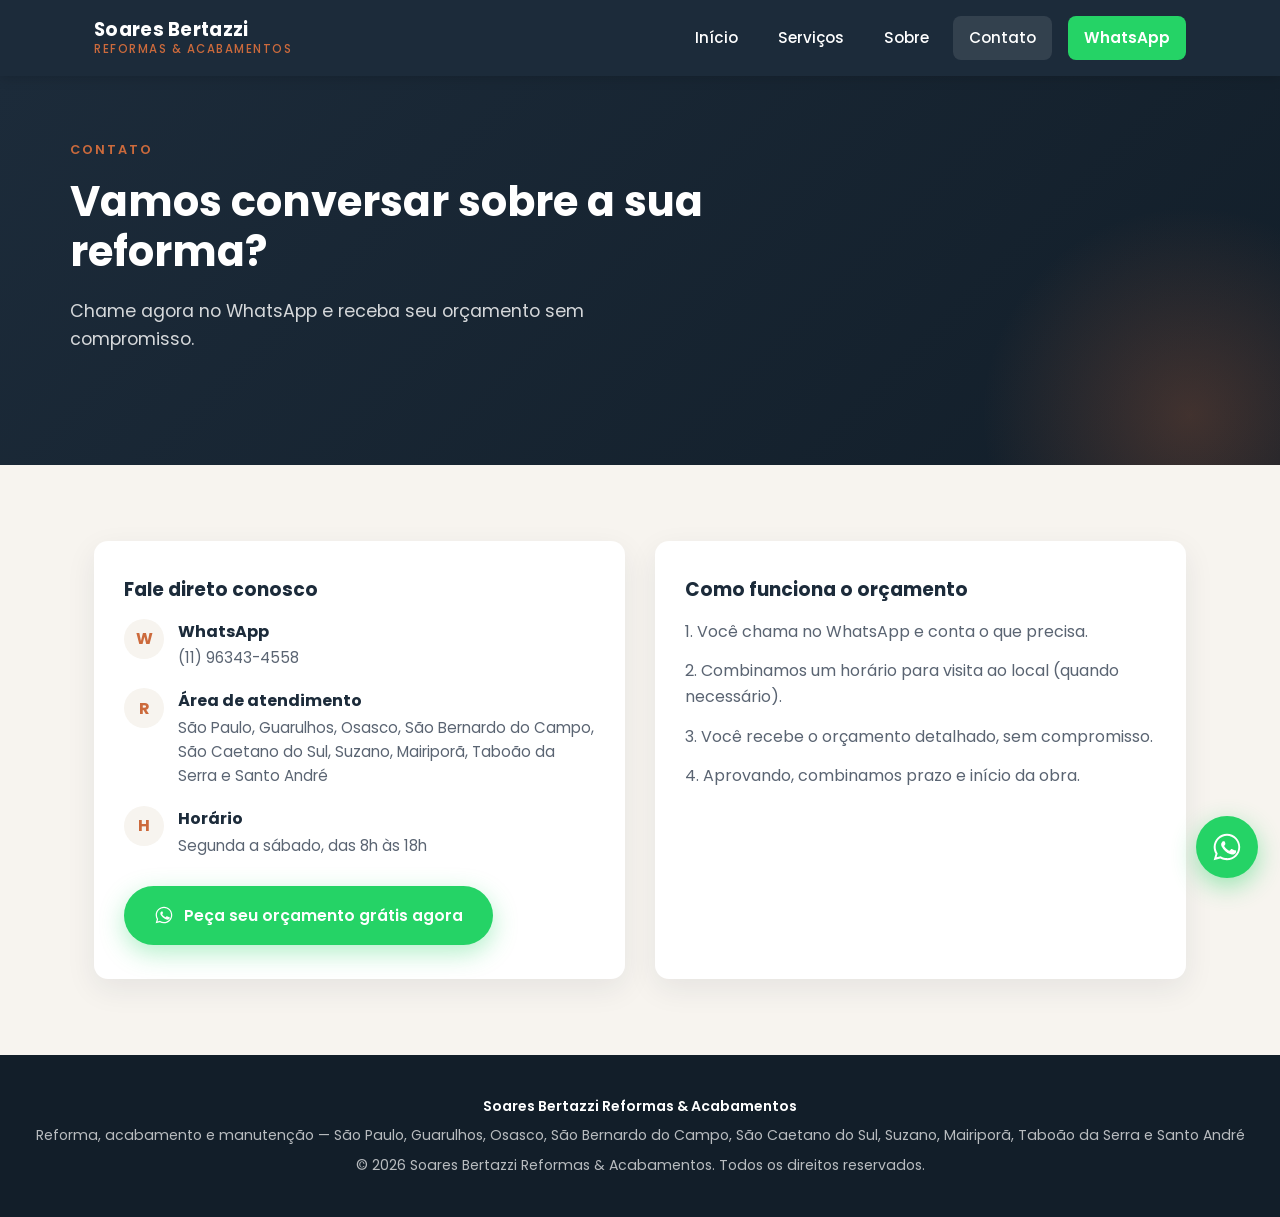
<file: contato.html>
<!DOCTYPE html>
<html lang="pt-BR">
<head>
  <!-- Google tag (gtag.js) -->
<script async src="https://www.googletagmanager.com/gtag/js?id=G-ZNFYB1RLK7"></script>
<script>
  window.dataLayer = window.dataLayer || [];
  function gtag(){dataLayer.push(arguments);}
  gtag('js', new Date());
  gtag('config', 'G-ZNFYB1RLK7');
</script>
<meta charset="UTF-8">
<meta name="viewport" content="width=device-width, initial-scale=1.0">
<title>Contato | Soares Bertazzi Reformas & Acabamentos</title>
<meta name="description" content="Fale com a Soares Bertazzi Reformas & Acabamentos pelo WhatsApp e peça seu orçamento sem compromisso.">
<link rel="preconnect" href="https://fonts.googleapis.com">
<link href="https://fonts.googleapis.com/css2?family=Poppins:wght@400;500;600;700&display=swap" rel="stylesheet">
<link rel="stylesheet" href="styles.css">
</head>
<body>

<header class="site-header">
  <div class="header-inner">
    <a href="index.html" class="logo">Soares Bertazzi<span>Reformas &amp; Acabamentos</span></a>
    <button class="nav-toggle" onclick="document.querySelector('.main-nav').classList.toggle('open')" aria-label="Abrir menu">&#9776;</button>
    <nav class="main-nav">
      <a href="index.html">Início</a>
      <a href="servicos.html">Serviços</a>
      <a href="sobre.html">Sobre</a>
      <a href="contato.html" class="active">Contato</a>
      <a href="https://wa.me/5511963434558?text=Ol%C3%A1%21%20Vim%20pelo%20site%20e%20gostaria%20de%20um%20or%C3%A7amento." class="nav-cta" target="_blank" rel="noopener">WhatsApp</a>
    </nav>
  </div>
</header>

<section class="hero" style="padding:64px 24px 76px;">
  <div class="hero-inner">
    <div class="eyebrow">Contato</div>
    <h1 style="font-size:clamp(1.8rem,4vw,2.6rem);">Vamos conversar sobre a sua reforma?</h1>
    <p class="lead">Chame agora no WhatsApp e receba seu orçamento sem compromisso.</p>
  </div>
</section>

<section>
  <div class="container">
    <div class="contact-grid">

      <div class="contact-card">
        <h3>Fale direto conosco</h3>
        <div class="contact-row">
          <div class="icon">W</div>
          <div>
            <strong>WhatsApp</strong>
            <p>(11) 96343-4558</p>
          </div>
        </div>
        <div class="contact-row">
          <div class="icon">R</div>
          <div>
            <strong>Área de atendimento</strong>
            <p>São Paulo, Guarulhos, Osasco, São Bernardo do Campo, São Caetano do Sul, Suzano, Mairiporã, Taboão da Serra e Santo André</p>
          </div>
        </div>
        <div class="contact-row">
          <div class="icon">H</div>
          <div>
            <strong>Horário</strong>
            <p>Segunda a sábado, das 8h às 18h</p>
          </div>
        </div>
        <a href="https://wa.me/5511963434558?text=Ol%C3%A1%21%20Vim%20pelo%20site%20e%20gostaria%20de%20um%20or%C3%A7amento." class="btn btn-whatsapp" target="_blank" rel="noopener" style="margin-top:10px; color:#fff;">
          <svg viewBox="0 0 24 24" width="20" height="20" fill="#fff"><path d="M17.5 14.4c-.3-.1-1.7-.8-1.9-.9-.3-.1-.4-.1-.6.1-.2.3-.7.9-.8 1-.2.2-.3.2-.5.1-.3-.1-1.2-.4-2.2-1.4-.8-.7-1.4-1.6-1.5-1.9-.2-.3 0-.5.1-.6.1-.1.3-.3.4-.5.1-.1.2-.3.2-.4.1-.2 0-.3 0-.5C11 9.6 10.5 8.3 10.3 8c-.2-.4-.4-.3-.6-.3h-.5c-.2 0-.5.1-.7.3-.2.3-.9.9-.9 2.1s1 2.5 1.1 2.6c.1.2 2 3 4.7 4.2.7.3 1.2.5 1.6.6.7.2 1.3.2 1.8.1.5-.1 1.7-.7 1.9-1.4.2-.7.2-1.2.2-1.3-.1-.2-.3-.2-.6-.4z"/><path d="M12 2C6.5 2 2 6.5 2 12c0 1.9.5 3.6 1.4 5.1L2 22l5-1.3c1.4.8 3.1 1.3 4.9 1.3 5.5 0 10-4.5 10-10S17.5 2 12 2zm0 18.3c-1.6 0-3.1-.4-4.5-1.2l-.3-.2-3 .8.8-2.9-.2-.3C4 15.1 3.5 13.6 3.5 12c0-4.7 3.8-8.5 8.5-8.5s8.5 3.8 8.5 8.5-3.8 8.5-8.5 8.5z"/></svg>
          Peça seu orçamento grátis agora
        </a>
      </div>

      <div class="contact-card">
        <h3>Como funciona o orçamento</h3>
        <p style="color:var(--gray-text); margin-bottom:14px;">1. Você chama no WhatsApp e conta o que precisa.</p>
        <p style="color:var(--gray-text); margin-bottom:14px;">2. Combinamos um horário para visita ao local (quando necessário).</p>
        <p style="color:var(--gray-text); margin-bottom:14px;">3. Você recebe o orçamento detalhado, sem compromisso.</p>
        <p style="color:var(--gray-text);">4. Aprovando, combinamos prazo e início da obra.</p>
      </div>

    </div>
  </div>
</section>

<footer class="site-footer">
  <div class="foot-name">Soares Bertazzi Reformas &amp; Acabamentos</div>
  <div>Reforma, acabamento e manutenção &mdash; São Paulo, Guarulhos, Osasco, São Bernardo do Campo, São Caetano do Sul, Suzano, Mairiporã, Taboão da Serra e Santo André</div>
  <div style="margin-top:8px;">&copy; <span id="year"></span> Soares Bertazzi Reformas &amp; Acabamentos. Todos os direitos reservados.</div>
</footer>

<a href="https://wa.me/5511963434558?text=Ol%C3%A1%21%20Vim%20pelo%20site%20e%20gostaria%20de%20um%20or%C3%A7amento." class="whatsapp-float" target="_blank" rel="noopener" aria-label="Falar no WhatsApp">
  <svg viewBox="0 0 24 24"><path d="M17.5 14.4c-.3-.1-1.7-.8-1.9-.9-.3-.1-.4-.1-.6.1-.2.3-.7.9-.8 1-.2.2-.3.2-.5.1-.3-.1-1.2-.4-2.2-1.4-.8-.7-1.4-1.6-1.5-1.9-.2-.3 0-.5.1-.6.1-.1.3-.3.4-.5.1-.1.2-.3.2-.4.1-.2 0-.3 0-.5C11 9.6 10.5 8.3 10.3 8c-.2-.4-.4-.3-.6-.3h-.5c-.2 0-.5.1-.7.3-.2.3-.9.9-.9 2.1s1 2.5 1.1 2.6c.1.2 2 3 4.7 4.2.7.3 1.2.5 1.6.6.7.2 1.3.2 1.8.1.5-.1 1.7-.7 1.9-1.4.2-.7.2-1.2.2-1.3-.1-.2-.3-.2-.6-.4z"/><path d="M12 2C6.5 2 2 6.5 2 12c0 1.9.5 3.6 1.4 5.1L2 22l5-1.3c1.4.8 3.1 1.3 4.9 1.3 5.5 0 10-4.5 10-10S17.5 2 12 2zm0 18.3c-1.6 0-3.1-.4-4.5-1.2l-.3-.2-3 .8.8-2.9-.2-.3C4 15.1 3.5 13.6 3.5 12c0-4.7 3.8-8.5 8.5-8.5s8.5 3.8 8.5 8.5-3.8 8.5-8.5 8.5z"/></svg>
</a>

<script>document.getElementById('year').textContent = new Date().getFullYear();</script>
</body>
</html>
</file>
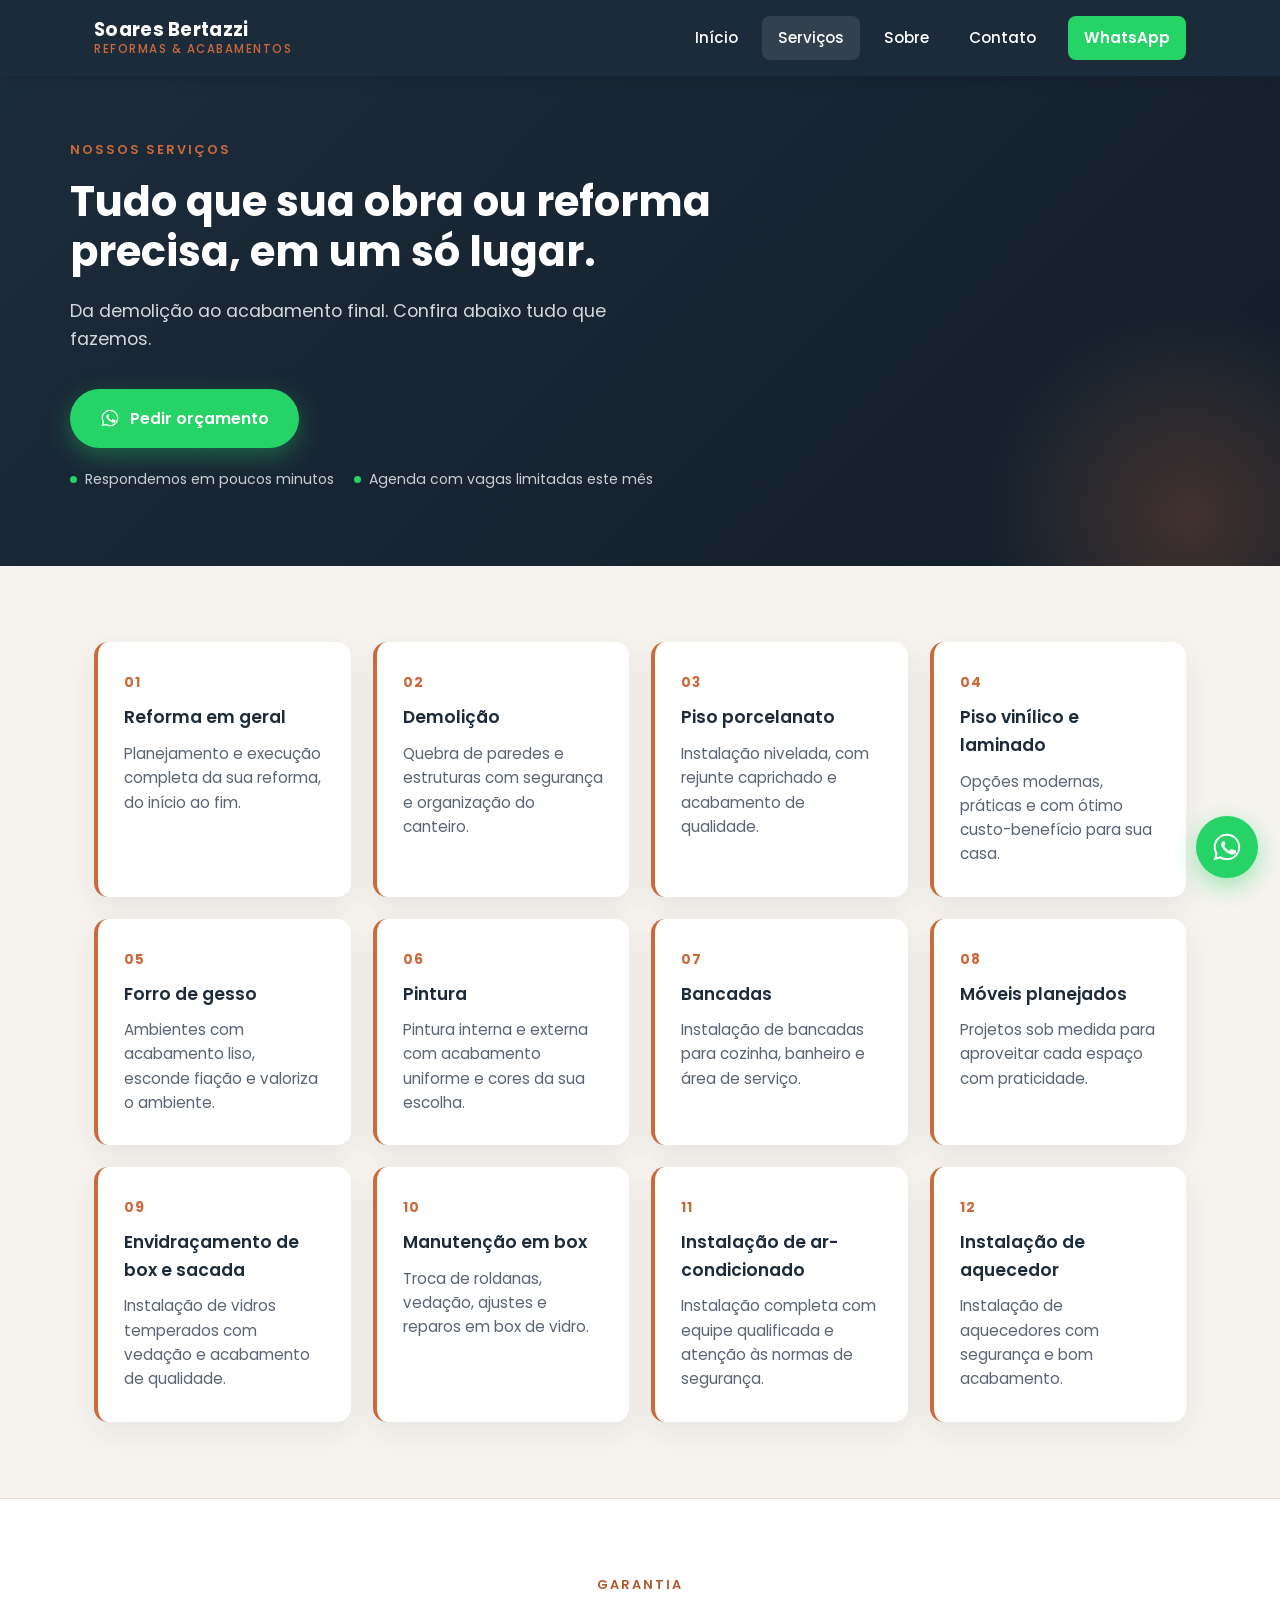
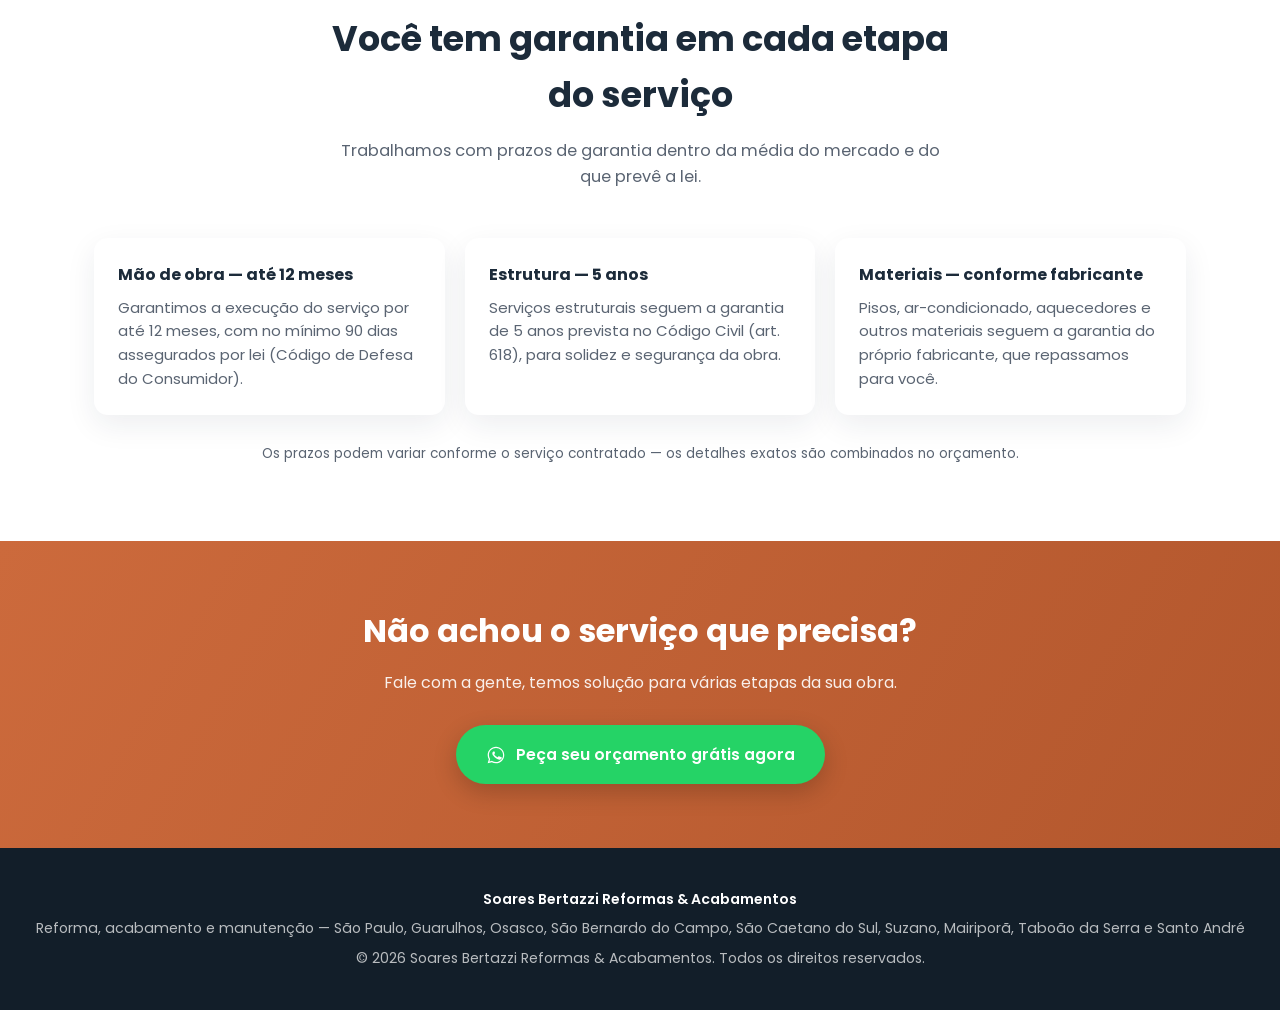
<file: servicos.html>
<!DOCTYPE html>
<html lang="pt-BR">
<head>
  <!-- Google tag (gtag.js) -->
<script async src="https://www.googletagmanager.com/gtag/js?id=G-ZNFYB1RLK7"></script>
<script>
  window.dataLayer = window.dataLayer || [];
  function gtag(){dataLayer.push(arguments);}
  gtag('js', new Date());
  gtag('config', 'G-ZNFYB1RLK7');
</script>
<meta charset="UTF-8">
<meta name="viewport" content="width=device-width, initial-scale=1.0">
<title>Serviços | Soares Bertazzi Reformas & Acabamentos</title>
<meta name="description" content="Reforma em geral, demolição, pisos, forro de gesso, pintura, bancadas, móveis planejados, envidraçamento de box e sacada, ar-condicionado, aquecedor e manutenção de box.">
<link rel="preconnect" href="https://fonts.googleapis.com">
<link href="https://fonts.googleapis.com/css2?family=Poppins:wght@400;500;600;700&display=swap" rel="stylesheet">
<link rel="stylesheet" href="styles.css">
</head>
<body>

<header class="site-header">
  <div class="header-inner">
    <a href="index.html" class="logo">Soares Bertazzi<span>Reformas &amp; Acabamentos</span></a>
    <button class="nav-toggle" onclick="document.querySelector('.main-nav').classList.toggle('open')" aria-label="Abrir menu">&#9776;</button>
    <nav class="main-nav">
      <a href="index.html">Início</a>
      <a href="servicos.html" class="active">Serviços</a>
      <a href="sobre.html">Sobre</a>
      <a href="contato.html">Contato</a>
      <a href="https://wa.me/5511963434558?text=Ol%C3%A1%21%20Vim%20pelo%20site%20e%20gostaria%20de%20um%20or%C3%A7amento." class="nav-cta" target="_blank" rel="noopener">WhatsApp</a>
    </nav>
  </div>
</header>

<section class="hero" style="padding:64px 24px 76px;">
  <div class="hero-inner">
    <div class="eyebrow">Nossos serviços</div>
    <h1 style="font-size:clamp(1.8rem,4vw,2.6rem);">Tudo que sua obra ou reforma precisa, em um só lugar.</h1>
    <p class="lead">Da demolição ao acabamento final. Confira abaixo tudo que fazemos.</p>
    <div class="btn-row">
      <a href="https://wa.me/5511963434558?text=Ol%C3%A1%21%20Vim%20pelo%20site%20e%20gostaria%20de%20um%20or%C3%A7amento." class="btn btn-whatsapp" target="_blank" rel="noopener">
        <svg viewBox="0 0 24 24" width="20" height="20" fill="#fff"><path d="M17.5 14.4c-.3-.1-1.7-.8-1.9-.9-.3-.1-.4-.1-.6.1-.2.3-.7.9-.8 1-.2.2-.3.2-.5.1-.3-.1-1.2-.4-2.2-1.4-.8-.7-1.4-1.6-1.5-1.9-.2-.3 0-.5.1-.6.1-.1.3-.3.4-.5.1-.1.2-.3.2-.4.1-.2 0-.3 0-.5C11 9.6 10.5 8.3 10.3 8c-.2-.4-.4-.3-.6-.3h-.5c-.2 0-.5.1-.7.3-.2.3-.9.9-.9 2.1s1 2.5 1.1 2.6c.1.2 2 3 4.7 4.2.7.3 1.2.5 1.6.6.7.2 1.3.2 1.8.1.5-.1 1.7-.7 1.9-1.4.2-.7.2-1.2.2-1.3-.1-.2-.3-.2-.6-.4z"/><path d="M12 2C6.5 2 2 6.5 2 12c0 1.9.5 3.6 1.4 5.1L2 22l5-1.3c1.4.8 3.1 1.3 4.9 1.3 5.5 0 10-4.5 10-10S17.5 2 12 2zm0 18.3c-1.6 0-3.1-.4-4.5-1.2l-.3-.2-3 .8.8-2.9-.2-.3C4 15.1 3.5 13.6 3.5 12c0-4.7 3.8-8.5 8.5-8.5s8.5 3.8 8.5 8.5-3.8 8.5-8.5 8.5z"/></svg>
        Pedir orçamento
      </a>
    </div>
    <div class="trust-line">
      <span><span class="dot"></span>Respondemos em poucos minutos</span>
      <span><span class="dot"></span>Agenda com vagas limitadas este mês</span>
    </div>
  </div>
</section>

<section>
  <div class="container">
    <div class="services-grid">
      <div class="service-card">
        <span class="num">01</span>
        <h3>Reforma em geral</h3>
        <p>Planejamento e execução completa da sua reforma, do início ao fim.</p>
      </div>
      <div class="service-card">
        <span class="num">02</span>
        <h3>Demolição</h3>
        <p>Quebra de paredes e estruturas com segurança e organização do canteiro.</p>
      </div>
      <div class="service-card">
        <span class="num">03</span>
        <h3>Piso porcelanato</h3>
        <p>Instalação nivelada, com rejunte caprichado e acabamento de qualidade.</p>
      </div>
      <div class="service-card">
        <span class="num">04</span>
        <h3>Piso vinílico e laminado</h3>
        <p>Opções modernas, práticas e com ótimo custo-benefício para sua casa.</p>
      </div>
      <div class="service-card">
        <span class="num">05</span>
        <h3>Forro de gesso</h3>
        <p>Ambientes com acabamento liso, esconde fiação e valoriza o ambiente.</p>
      </div>
      <div class="service-card">
        <span class="num">06</span>
        <h3>Pintura</h3>
        <p>Pintura interna e externa com acabamento uniforme e cores da sua escolha.</p>
      </div>
      <div class="service-card">
        <span class="num">07</span>
        <h3>Bancadas</h3>
        <p>Instalação de bancadas para cozinha, banheiro e área de serviço.</p>
      </div>
      <div class="service-card">
        <span class="num">08</span>
        <h3>Móveis planejados</h3>
        <p>Projetos sob medida para aproveitar cada espaço com praticidade.</p>
      </div>
      <div class="service-card">
        <span class="num">09</span>
        <h3>Envidraçamento de box e sacada</h3>
        <p>Instalação de vidros temperados com vedação e acabamento de qualidade.</p>
      </div>
      <div class="service-card">
        <span class="num">10</span>
        <h3>Manutenção em box</h3>
        <p>Troca de roldanas, vedação, ajustes e reparos em box de vidro.</p>
      </div>
      <div class="service-card">
        <span class="num">11</span>
        <h3>Instalação de ar-condicionado</h3>
        <p>Instalação completa com equipe qualificada e atenção às normas de segurança.</p>
      </div>
      <div class="service-card">
        <span class="num">12</span>
        <h3>Instalação de aquecedor</h3>
        <p>Instalação de aquecedores com segurança e bom acabamento.</p>
      </div>
    </div>
  </div>
</section>

<section style="background:var(--white); border-top:1px solid var(--border-soft);">
  <div class="container">
    <div class="section-head">
      <div class="eyebrow">Garantia</div>
      <h2>Você tem garantia em cada etapa do serviço</h2>
      <p>Trabalhamos com prazos de garantia dentro da média do mercado e do que prevê a lei.</p>
    </div>
    <div class="values-grid">
      <div class="value-item">
        <h4>Mão de obra &mdash; até 12 meses</h4>
        <p>Garantimos a execução do serviço por até 12 meses, com no mínimo 90 dias assegurados por lei (Código de Defesa do Consumidor).</p>
      </div>
      <div class="value-item">
        <h4>Estrutura &mdash; 5 anos</h4>
        <p>Serviços estruturais seguem a garantia de 5 anos prevista no Código Civil (art. 618), para solidez e segurança da obra.</p>
      </div>
      <div class="value-item">
        <h4>Materiais &mdash; conforme fabricante</h4>
        <p>Pisos, ar-condicionado, aquecedores e outros materiais seguem a garantia do próprio fabricante, que repassamos para você.</p>
      </div>
    </div>
    <p style="text-align:center; color:var(--gray-text); font-size:0.85rem; margin-top:28px;">Os prazos podem variar conforme o serviço contratado &mdash; os detalhes exatos são combinados no orçamento.</p>
  </div>
</section>

<section class="cta-band">
  <h2>Não achou o serviço que precisa?</h2>
  <p>Fale com a gente, temos solução para várias etapas da sua obra.</p>
  <a href="https://wa.me/5511963434558?text=Ol%C3%A1%21%20Vim%20pelo%20site%20e%20gostaria%20de%20um%20or%C3%A7amento." class="btn btn-whatsapp" target="_blank" rel="noopener">
    <svg viewBox="0 0 24 24" width="20" height="20" fill="#fff"><path d="M17.5 14.4c-.3-.1-1.7-.8-1.9-.9-.3-.1-.4-.1-.6.1-.2.3-.7.9-.8 1-.2.2-.3.2-.5.1-.3-.1-1.2-.4-2.2-1.4-.8-.7-1.4-1.6-1.5-1.9-.2-.3 0-.5.1-.6.1-.1.3-.3.4-.5.1-.1.2-.3.2-.4.1-.2 0-.3 0-.5C11 9.6 10.5 8.3 10.3 8c-.2-.4-.4-.3-.6-.3h-.5c-.2 0-.5.1-.7.3-.2.3-.9.9-.9 2.1s1 2.5 1.1 2.6c.1.2 2 3 4.7 4.2.7.3 1.2.5 1.6.6.7.2 1.3.2 1.8.1.5-.1 1.7-.7 1.9-1.4.2-.7.2-1.2.2-1.3-.1-.2-.3-.2-.6-.4z"/><path d="M12 2C6.5 2 2 6.5 2 12c0 1.9.5 3.6 1.4 5.1L2 22l5-1.3c1.4.8 3.1 1.3 4.9 1.3 5.5 0 10-4.5 10-10S17.5 2 12 2zm0 18.3c-1.6 0-3.1-.4-4.5-1.2l-.3-.2-3 .8.8-2.9-.2-.3C4 15.1 3.5 13.6 3.5 12c0-4.7 3.8-8.5 8.5-8.5s8.5 3.8 8.5 8.5-3.8 8.5-8.5 8.5z"/></svg>
    Peça seu orçamento grátis agora
  </a>
</section>

<footer class="site-footer">
  <div class="foot-name">Soares Bertazzi Reformas &amp; Acabamentos</div>
  <div>Reforma, acabamento e manutenção &mdash; São Paulo, Guarulhos, Osasco, São Bernardo do Campo, São Caetano do Sul, Suzano, Mairiporã, Taboão da Serra e Santo André</div>
  <div style="margin-top:8px;">&copy; <span id="year"></span> Soares Bertazzi Reformas &amp; Acabamentos. Todos os direitos reservados.</div>
</footer>

<a href="https://wa.me/5511963434558?text=Ol%C3%A1%21%20Vim%20pelo%20site%20e%20gostaria%20de%20um%20or%C3%A7amento." class="whatsapp-float" target="_blank" rel="noopener" aria-label="Falar no WhatsApp">
  <svg viewBox="0 0 24 24"><path d="M17.5 14.4c-.3-.1-1.7-.8-1.9-.9-.3-.1-.4-.1-.6.1-.2.3-.7.9-.8 1-.2.2-.3.2-.5.1-.3-.1-1.2-.4-2.2-1.4-.8-.7-1.4-1.6-1.5-1.9-.2-.3 0-.5.1-.6.1-.1.3-.3.4-.5.1-.1.2-.3.2-.4.1-.2 0-.3 0-.5C11 9.6 10.5 8.3 10.3 8c-.2-.4-.4-.3-.6-.3h-.5c-.2 0-.5.1-.7.3-.2.3-.9.9-.9 2.1s1 2.5 1.1 2.6c.1.2 2 3 4.7 4.2.7.3 1.2.5 1.6.6.7.2 1.3.2 1.8.1.5-.1 1.7-.7 1.9-1.4.2-.7.2-1.2.2-1.3-.1-.2-.3-.2-.6-.4z"/><path d="M12 2C6.5 2 2 6.5 2 12c0 1.9.5 3.6 1.4 5.1L2 22l5-1.3c1.4.8 3.1 1.3 4.9 1.3 5.5 0 10-4.5 10-10S17.5 2 12 2zm0 18.3c-1.6 0-3.1-.4-4.5-1.2l-.3-.2-3 .8.8-2.9-.2-.3C4 15.1 3.5 13.6 3.5 12c0-4.7 3.8-8.5 8.5-8.5s8.5 3.8 8.5 8.5-3.8 8.5-8.5 8.5z"/></svg>
</a>

<script>document.getElementById('year').textContent = new Date().getFullYear();</script>
</body>
</html>
</file>
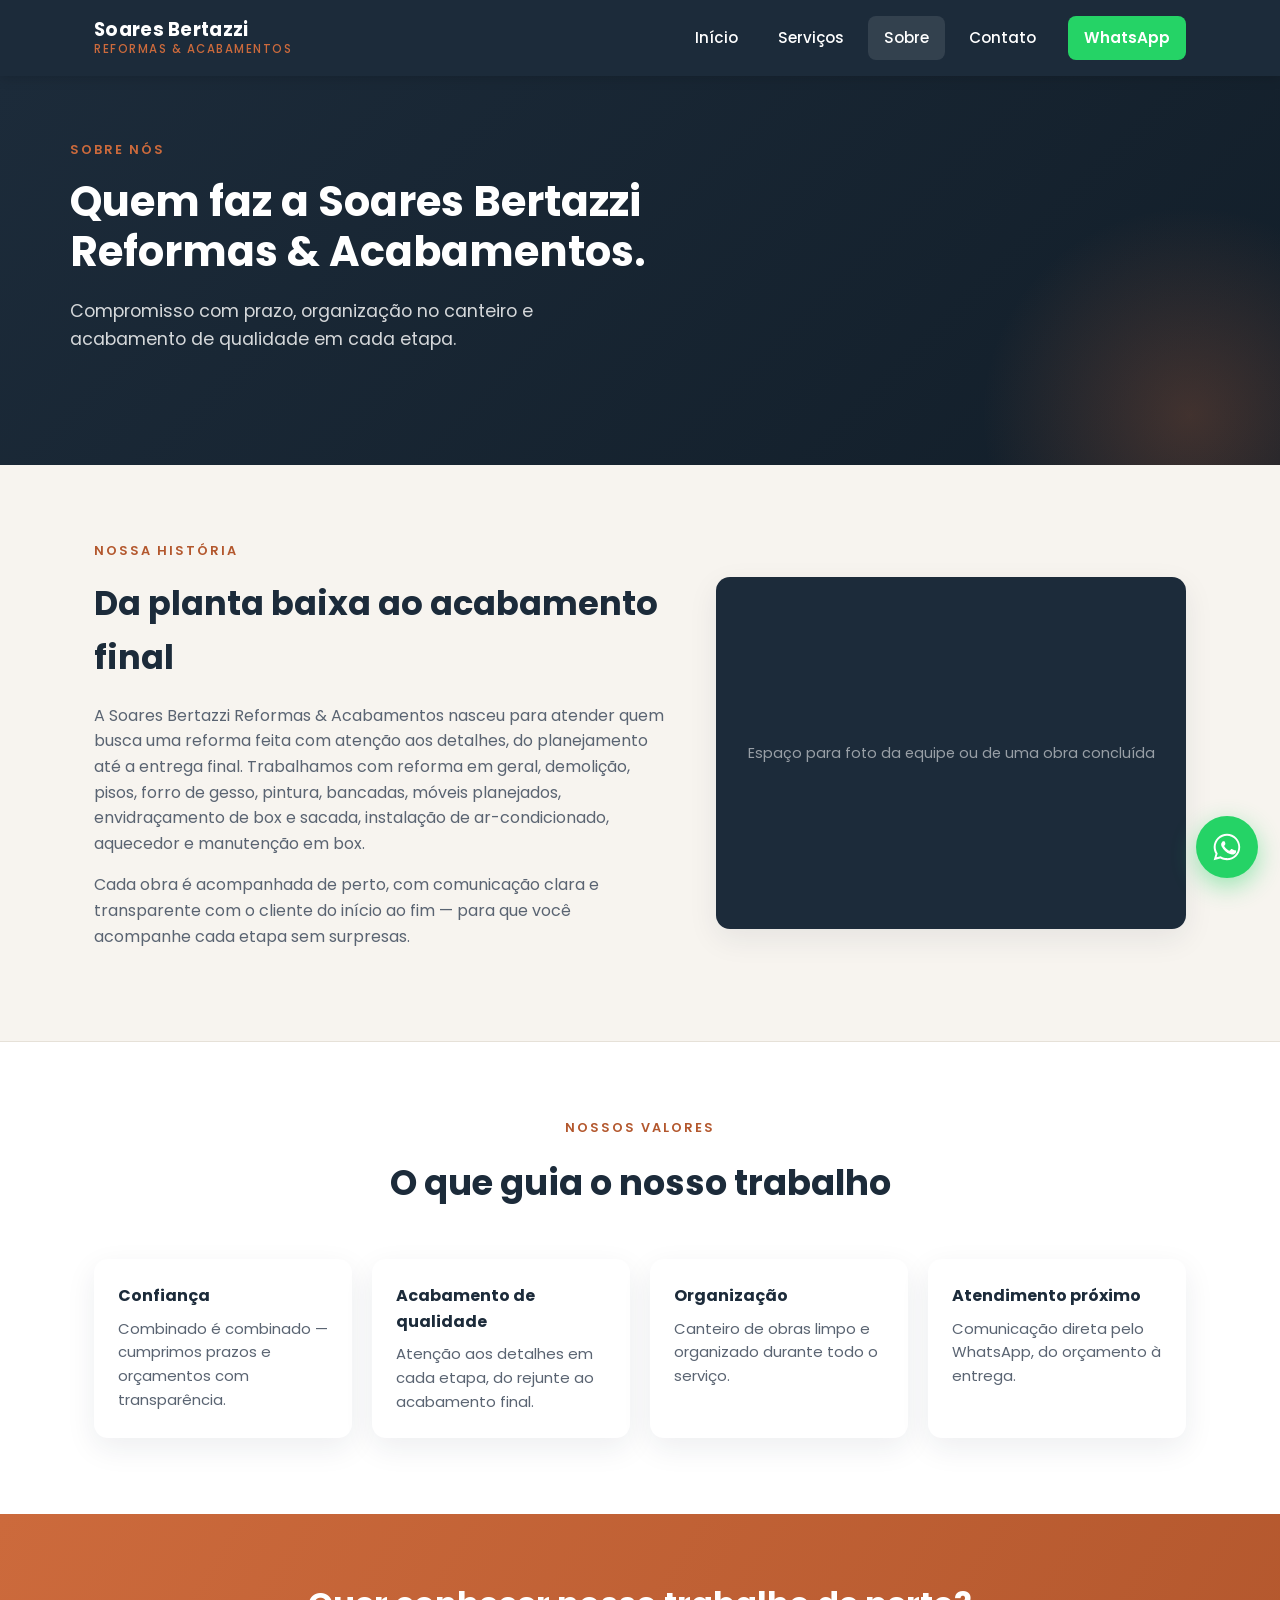
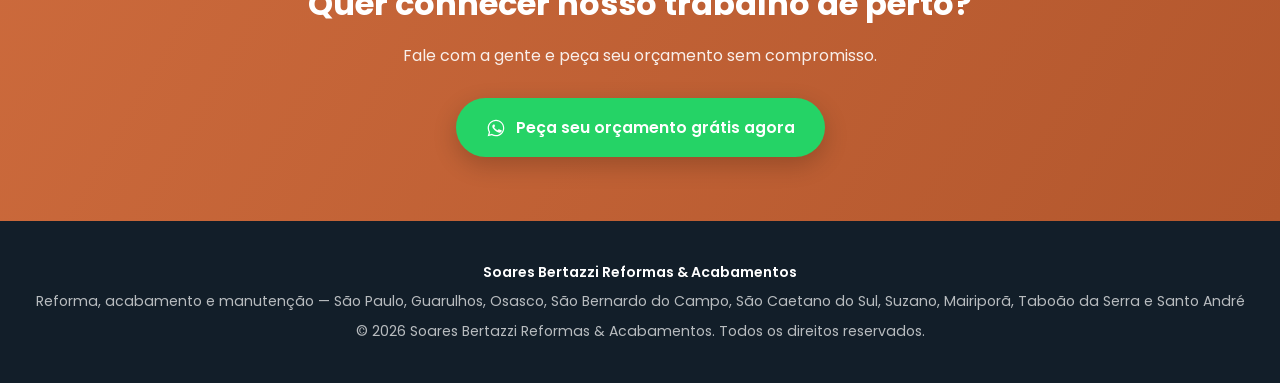
<file: sobre.html>
<!DOCTYPE html>
<html lang="pt-BR">
<head>
  <!-- Google tag (gtag.js) -->
<script async src="https://www.googletagmanager.com/gtag/js?id=G-ZNFYB1RLK7"></script>
<script>
  window.dataLayer = window.dataLayer || [];
  function gtag(){dataLayer.push(arguments);}
  gtag('js', new Date());
  gtag('config', 'G-ZNFYB1RLK7');
</script>
<meta charset="UTF-8">
<meta name="viewport" content="width=device-width, initial-scale=1.0">
<title>Sobre nós | Soares Bertazzi Reformas & Acabamentos</title>
<meta name="description" content="Conheça a Soares Bertazzi Reformas & Acabamentos: compromisso, organização e acabamento de qualidade em cada obra.">
<link rel="preconnect" href="https://fonts.googleapis.com">
<link href="https://fonts.googleapis.com/css2?family=Poppins:wght@400;500;600;700&display=swap" rel="stylesheet">
<link rel="stylesheet" href="styles.css">
</head>
<body>

<header class="site-header">
  <div class="header-inner">
    <a href="index.html" class="logo">Soares Bertazzi<span>Reformas &amp; Acabamentos</span></a>
    <button class="nav-toggle" onclick="document.querySelector('.main-nav').classList.toggle('open')" aria-label="Abrir menu">&#9776;</button>
    <nav class="main-nav">
      <a href="index.html">Início</a>
      <a href="servicos.html">Serviços</a>
      <a href="sobre.html" class="active">Sobre</a>
      <a href="contato.html">Contato</a>
      <a href="https://wa.me/5511963434558?text=Ol%C3%A1%21%20Vim%20pelo%20site%20e%20gostaria%20de%20um%20or%C3%A7amento." class="nav-cta" target="_blank" rel="noopener">WhatsApp</a>
    </nav>
  </div>
</header>

<section class="hero" style="padding:64px 24px 76px;">
  <div class="hero-inner">
    <div class="eyebrow">Sobre nós</div>
    <h1 style="font-size:clamp(1.8rem,4vw,2.6rem);">Quem faz a Soares Bertazzi Reformas &amp; Acabamentos.</h1>
    <p class="lead">Compromisso com prazo, organização no canteiro e acabamento de qualidade em cada etapa.</p>
  </div>
</section>

<section>
  <div class="container">
    <div class="about-block">
      <div>
        <div class="eyebrow" style="color:var(--terracotta-dark);">Nossa história</div>
        <h2>Da planta baixa ao acabamento final</h2>
        <p>A Soares Bertazzi Reformas &amp; Acabamentos nasceu para atender quem busca uma reforma feita com atenção aos detalhes, do planejamento até a entrega final. Trabalhamos com reforma em geral, demolição, pisos, forro de gesso, pintura, bancadas, móveis planejados, envidraçamento de box e sacada, instalação de ar-condicionado, aquecedor e manutenção em box.</p>
        <p>Cada obra é acompanhada de perto, com comunicação clara e transparente com o cliente do início ao fim &mdash; para que você acompanhe cada etapa sem surpresas.</p>
      </div>
      <div class="about-photo">Espaço para foto da equipe ou de uma obra concluída</div>
    </div>
  </div>
</section>

<section style="background:var(--white); border-top:1px solid var(--border-soft);">
  <div class="container">
    <div class="section-head">
      <div class="eyebrow">Nossos valores</div>
      <h2>O que guia o nosso trabalho</h2>
    </div>
    <div class="values-grid">
      <div class="value-item">
        <h4>Confiança</h4>
        <p>Combinado é combinado &mdash; cumprimos prazos e orçamentos com transparência.</p>
      </div>
      <div class="value-item">
        <h4>Acabamento de qualidade</h4>
        <p>Atenção aos detalhes em cada etapa, do rejunte ao acabamento final.</p>
      </div>
      <div class="value-item">
        <h4>Organização</h4>
        <p>Canteiro de obras limpo e organizado durante todo o serviço.</p>
      </div>
      <div class="value-item">
        <h4>Atendimento próximo</h4>
        <p>Comunicação direta pelo WhatsApp, do orçamento à entrega.</p>
      </div>
    </div>
  </div>
</section>

<section class="cta-band">
  <h2>Quer conhecer nosso trabalho de perto?</h2>
  <p>Fale com a gente e peça seu orçamento sem compromisso.</p>
  <a href="https://wa.me/5511963434558?text=Ol%C3%A1%21%20Vim%20pelo%20site%20e%20gostaria%20de%20um%20or%C3%A7amento." class="btn btn-whatsapp" target="_blank" rel="noopener">
    <svg viewBox="0 0 24 24" width="20" height="20" fill="#fff"><path d="M17.5 14.4c-.3-.1-1.7-.8-1.9-.9-.3-.1-.4-.1-.6.1-.2.3-.7.9-.8 1-.2.2-.3.2-.5.1-.3-.1-1.2-.4-2.2-1.4-.8-.7-1.4-1.6-1.5-1.9-.2-.3 0-.5.1-.6.1-.1.3-.3.4-.5.1-.1.2-.3.2-.4.1-.2 0-.3 0-.5C11 9.6 10.5 8.3 10.3 8c-.2-.4-.4-.3-.6-.3h-.5c-.2 0-.5.1-.7.3-.2.3-.9.9-.9 2.1s1 2.5 1.1 2.6c.1.2 2 3 4.7 4.2.7.3 1.2.5 1.6.6.7.2 1.3.2 1.8.1.5-.1 1.7-.7 1.9-1.4.2-.7.2-1.2.2-1.3-.1-.2-.3-.2-.6-.4z"/><path d="M12 2C6.5 2 2 6.5 2 12c0 1.9.5 3.6 1.4 5.1L2 22l5-1.3c1.4.8 3.1 1.3 4.9 1.3 5.5 0 10-4.5 10-10S17.5 2 12 2zm0 18.3c-1.6 0-3.1-.4-4.5-1.2l-.3-.2-3 .8.8-2.9-.2-.3C4 15.1 3.5 13.6 3.5 12c0-4.7 3.8-8.5 8.5-8.5s8.5 3.8 8.5 8.5-3.8 8.5-8.5 8.5z"/></svg>
    Peça seu orçamento grátis agora
  </a>
</section>

<footer class="site-footer">
  <div class="foot-name">Soares Bertazzi Reformas &amp; Acabamentos</div>
  <div>Reforma, acabamento e manutenção &mdash; São Paulo, Guarulhos, Osasco, São Bernardo do Campo, São Caetano do Sul, Suzano, Mairiporã, Taboão da Serra e Santo André</div>
  <div style="margin-top:8px;">&copy; <span id="year"></span> Soares Bertazzi Reformas &amp; Acabamentos. Todos os direitos reservados.</div>
</footer>

<a href="https://wa.me/5511963434558?text=Ol%C3%A1%21%20Vim%20pelo%20site%20e%20gostaria%20de%20um%20or%C3%A7amento." class="whatsapp-float" target="_blank" rel="noopener" aria-label="Falar no WhatsApp">
  <svg viewBox="0 0 24 24"><path d="M17.5 14.4c-.3-.1-1.7-.8-1.9-.9-.3-.1-.4-.1-.6.1-.2.3-.7.9-.8 1-.2.2-.3.2-.5.1-.3-.1-1.2-.4-2.2-1.4-.8-.7-1.4-1.6-1.5-1.9-.2-.3 0-.5.1-.6.1-.1.3-.3.4-.5.1-.1.2-.3.2-.4.1-.2 0-.3 0-.5C11 9.6 10.5 8.3 10.3 8c-.2-.4-.4-.3-.6-.3h-.5c-.2 0-.5.1-.7.3-.2.3-.9.9-.9 2.1s1 2.5 1.1 2.6c.1.2 2 3 4.7 4.2.7.3 1.2.5 1.6.6.7.2 1.3.2 1.8.1.5-.1 1.7-.7 1.9-1.4.2-.7.2-1.2.2-1.3-.1-.2-.3-.2-.6-.4z"/><path d="M12 2C6.5 2 2 6.5 2 12c0 1.9.5 3.6 1.4 5.1L2 22l5-1.3c1.4.8 3.1 1.3 4.9 1.3 5.5 0 10-4.5 10-10S17.5 2 12 2zm0 18.3c-1.6 0-3.1-.4-4.5-1.2l-.3-.2-3 .8.8-2.9-.2-.3C4 15.1 3.5 13.6 3.5 12c0-4.7 3.8-8.5 8.5-8.5s8.5 3.8 8.5 8.5-3.8 8.5-8.5 8.5z"/></svg>
</a>

<script>document.getElementById('year').textContent = new Date().getFullYear();</script>
</body>
</html>
</file>
<file: styles.css>
/* ===========================================
   Soares Bertazzi Reformas & Acabamentos
   =========================================== */

:root {
  --navy: #1c2b3a;
  --navy-dark: #121e29;
  --terracotta: #cc6a3c;
  --terracotta-dark: #b3572d;
  --cream: #f7f4ef;
  --white: #ffffff;
  --gray-text: #5a6472;
  --border-soft: #e6e1d8;
  --whatsapp: #25d366;
  --whatsapp-dark: #1ebe5a;
  --shadow: 0 10px 30px rgba(28, 43, 58, 0.08);
  --radius: 14px;
}

* {
  box-sizing: border-box;
  margin: 0;
  padding: 0;
}

html {
  scroll-behavior: smooth;
}

body {
  font-family: 'Poppins', 'Segoe UI', Arial, sans-serif;
  color: var(--navy);
  background: var(--cream);
  line-height: 1.6;
  -webkit-font-smoothing: antialiased;
}

img {
  max-width: 100%;
  display: block;
}

a {
  text-decoration: none;
  color: inherit;
}

.container {
  width: 100%;
  max-width: 1140px;
  margin: 0 auto;
  padding: 0 24px;
}

/* ---------- Header ---------- */
header.site-header {
  background: var(--navy);
  position: sticky;
  top: 0;
  z-index: 100;
  box-shadow: 0 2px 12px rgba(0,0,0,0.15);
}

.header-inner {
  display: flex;
  align-items: center;
  justify-content: space-between;
  padding: 16px 24px;
  max-width: 1140px;
  margin: 0 auto;
}

.logo {
  color: var(--white);
  font-weight: 700;
  font-size: 1.15rem;
  letter-spacing: 0.3px;
  line-height: 1.2;
}

.logo span {
  display: block;
  color: var(--terracotta);
  font-weight: 500;
  font-size: 0.72rem;
  letter-spacing: 1.5px;
  text-transform: uppercase;
  margin-top: 2px;
}

nav.main-nav {
  display: flex;
  gap: 8px;
  align-items: center;
}

nav.main-nav a {
  color: var(--white);
  font-size: 0.95rem;
  font-weight: 500;
  padding: 10px 16px;
  border-radius: 8px;
  transition: background 0.2s ease;
}

nav.main-nav a:hover,
nav.main-nav a.active {
  background: rgba(255,255,255,0.1);
}

nav.main-nav a.nav-cta {
  background: var(--whatsapp);
  color: var(--white);
  font-weight: 600;
  margin-left: 8px;
}

nav.main-nav a.nav-cta:hover {
  background: var(--whatsapp-dark);
}

.nav-toggle {
  display: none;
  background: none;
  border: none;
  color: var(--white);
  font-size: 1.6rem;
  cursor: pointer;
}

@media (max-width: 780px) {
  nav.main-nav {
    display: none;
    position: absolute;
    top: 100%;
    left: 0;
    right: 0;
    background: var(--navy);
    flex-direction: column;
    align-items: stretch;
    padding: 8px 16px 16px;
    gap: 4px;
  }
  nav.main-nav.open {
    display: flex;
  }
  nav.main-nav a {
    padding: 12px 14px;
  }
  nav.main-nav a.nav-cta {
    margin-left: 0;
    text-align: center;
  }
  .nav-toggle {
    display: block;
  }
}

/* ---------- Hero ---------- */
.hero {
  background: linear-gradient(135deg, var(--navy) 0%, var(--navy-dark) 100%);
  color: var(--white);
  padding: 84px 24px 96px;
  position: relative;
  overflow: hidden;
}

.hero::after {
  content: "";
  position: absolute;
  right: -120px;
  bottom: -160px;
  width: 420px;
  height: 420px;
  border-radius: 50%;
  background: radial-gradient(circle, rgba(204,106,60,0.25) 0%, rgba(204,106,60,0) 70%);
}

.hero-inner {
  max-width: 1140px;
  margin: 0 auto;
  position: relative;
  z-index: 1;
}

.eyebrow {
  color: var(--terracotta);
  font-weight: 600;
  letter-spacing: 2px;
  text-transform: uppercase;
  font-size: 0.8rem;
  margin-bottom: 16px;
}

.google-badge-hero {
  display: flex;
  flex-direction: column;
  align-items: flex-start;
  gap: 8px;
  max-width: 300px;
  background: rgba(255,255,255,0.08);
  border: 1px solid rgba(255,255,255,0.2);
  padding: 14px 18px;
  border-radius: 16px;
  text-decoration: none;
  margin-bottom: 24px;
  transition: background 0.15s ease;
}

.google-badge-hero:hover {
  background: rgba(255,255,255,0.15);
}

.google-badge-top {
  display: flex;
  align-items: center;
  gap: 8px;
  font-size: 0.82rem;
  font-weight: 600;
  color: rgba(255,255,255,0.92);
}

.google-badge-icon-mini {
  width: 22px;
  height: 22px;
  min-width: 22px;
  border-radius: 50%;
  background: var(--white);
  display: flex;
  align-items: center;
  justify-content: center;
  animation: pulse-google 2.4s infinite;
}

.google-badge-stars-mini {
  color: #f5a623;
  letter-spacing: 1px;
}

.google-badge-quote {
  font-size: 0.85rem;
  font-style: italic;
  line-height: 1.4;
  color: rgba(255,255,255,0.75);
}

.google-badge-link {
  font-size: 0.78rem;
  font-weight: 600;
  color: var(--terracotta);
}

.hero h1 {
  font-size: clamp(2rem, 5vw, 3.1rem);
  font-weight: 700;
  max-width: 720px;
  line-height: 1.2;
  margin-bottom: 20px;
}

.hero p.lead {
  font-size: 1.1rem;
  color: rgba(255,255,255,0.82);
  max-width: 560px;
  margin-bottom: 36px;
}

.btn-row {
  display: flex;
  flex-wrap: wrap;
  gap: 14px;
}

.trust-line {
  margin-top: 20px;
  display: flex;
  flex-wrap: wrap;
  gap: 20px;
  font-size: 0.88rem;
  color: rgba(255,255,255,0.78);
}

.trust-line span {
  display: flex;
  align-items: center;
  gap: 8px;
}

.trust-line .dot {
  width: 7px;
  height: 7px;
  min-width: 7px;
  border-radius: 50%;
  background: var(--whatsapp);
}

.service-area {
  margin-top: 16px;
  font-size: 0.85rem;
  line-height: 1.6;
  color: rgba(255,255,255,0.62);
  max-width: 640px;
}

.service-area strong {
  color: rgba(255,255,255,0.9);
  font-weight: 600;
}

.btn {
  display: inline-flex;
  align-items: center;
  gap: 10px;
  padding: 15px 28px;
  border-radius: 999px;
  font-weight: 600;
  font-size: 0.98rem;
  transition: transform 0.15s ease, box-shadow 0.15s ease;
  border: 2px solid transparent;
}

.btn:active {
  transform: scale(0.98);
}

.btn-whatsapp {
  background: var(--whatsapp);
  color: var(--white);
  box-shadow: 0 8px 24px rgba(37, 211, 102, 0.35);
}

.btn-whatsapp:hover {
  background: var(--whatsapp-dark);
}

.btn-outline {
  background: transparent;
  color: var(--white);
  border-color: rgba(255,255,255,0.4);
}

.btn-outline:hover {
  border-color: var(--white);
}

/* ---------- Sections ---------- */
section {
  padding: 76px 0;
}

.section-head {
  text-align: center;
  max-width: 620px;
  margin: 0 auto 48px;
}

.section-head .eyebrow {
  color: var(--terracotta-dark);
}

.section-head h2 {
  font-size: clamp(1.6rem, 3.5vw, 2.2rem);
  font-weight: 700;
  margin-bottom: 14px;
  color: var(--navy);
}

.section-head p {
  color: var(--gray-text);
  font-size: 1.02rem;
}

/* ---------- Service cards ---------- */
.services-grid {
  display: grid;
  grid-template-columns: repeat(auto-fit, minmax(250px, 1fr));
  gap: 22px;
}

.service-card {
  background: var(--white);
  border-radius: var(--radius);
  padding: 30px 26px;
  box-shadow: var(--shadow);
  border-left: 4px solid var(--terracotta);
  transition: transform 0.2s ease;
}

.service-card:hover {
  transform: translateY(-4px);
}

.service-card .num {
  color: var(--terracotta);
  font-weight: 700;
  font-size: 0.85rem;
  letter-spacing: 1px;
  margin-bottom: 10px;
  display: block;
}

.service-card h3 {
  font-size: 1.08rem;
  font-weight: 600;
  margin-bottom: 10px;
  color: var(--navy);
}

.service-card p {
  color: var(--gray-text);
  font-size: 0.95rem;
}

/* ---------- Highlight / why us ---------- */
.why-strip {
  background: var(--white);
  border-top: 1px solid var(--border-soft);
  border-bottom: 1px solid var(--border-soft);
}

.why-grid {
  display: grid;
  grid-template-columns: repeat(auto-fit, minmax(200px, 1fr));
  gap: 28px;
  text-align: center;
}

.why-grid .item strong {
  display: block;
  font-size: 1.9rem;
  color: var(--terracotta);
  margin-bottom: 6px;
}

.why-grid .item span {
  color: var(--gray-text);
  font-size: 0.92rem;
}

/* ---------- Testimonial videos ---------- */
.testimonial-grid {
  display: grid;
  grid-template-columns: repeat(auto-fit, minmax(240px, 1fr));
  gap: 22px;
}

.video-placeholder {
  background: var(--navy);
  border-radius: var(--radius);
  aspect-ratio: 9 / 16;
  display: flex;
  align-items: center;
  justify-content: center;
  position: relative;
  overflow: hidden;
  box-shadow: var(--shadow);
}

.video-placeholder .play-icon {
  width: 58px;
  height: 58px;
  border-radius: 50%;
  background: rgba(255,255,255,0.14);
  display: flex;
  align-items: center;
  justify-content: center;
  border: 2px solid rgba(255,255,255,0.5);
}

.video-placeholder .play-icon::after {
  content: "";
  width: 0;
  height: 0;
  border-top: 10px solid transparent;
  border-bottom: 10px solid transparent;
  border-left: 16px solid var(--white);
  margin-left: 4px;
}

.video-placeholder .label {
  position: absolute;
  bottom: 16px;
  left: 16px;
  right: 16px;
  color: rgba(255,255,255,0.75);
  font-size: 0.82rem;
  text-align: center;
}

/* to swap a placeholder for a real video, replace the .video-placeholder div
   with: <video controls src="videos/nome-do-arquivo.mp4"></video> */

.video-embed {
  border-radius: var(--radius);
  aspect-ratio: 9 / 16;
  overflow: hidden;
  box-shadow: var(--shadow);
  background: var(--navy);
}

.video-embed iframe {
  width: 100%;
  height: 100%;
  border: 0;
  display: block;
}

.testimonial-item {
  display: flex;
  flex-direction: column;
  gap: 12px;
}

.video-caption {
  text-align: center;
  font-size: 0.92rem;
  font-weight: 600;
  color: var(--navy);
}

/* ---------- CTA band ---------- */
.before-after-grid {
  display: grid;
  grid-template-columns: 1fr 1fr;
  gap: 4px;
  border-radius: var(--radius);
  overflow: hidden;
  box-shadow: var(--shadow);
  max-width: 720px;
  margin: 0 auto;
}

.before-after-grid figure {
  position: relative;
  margin: 0;
  aspect-ratio: 3 / 4;
  overflow: hidden;
  background: var(--navy);
}

.before-after-grid img {
  width: 100%;
  height: 100%;
  object-fit: cover;
}

.before-after-grid figcaption {
  position: absolute;
  top: 12px;
  left: 12px;
  background: rgba(28,43,58,0.82);
  color: var(--white);
  font-size: 0.75rem;
  font-weight: 700;
  letter-spacing: 1px;
  text-transform: uppercase;
  padding: 5px 12px;
  border-radius: 999px;
}

.ba-caption {
  text-align: center;
  color: var(--gray-text);
  font-size: 0.92rem;
  margin-top: 16px;
}

@media (max-width: 600px) {
  .before-after-grid {
    grid-template-columns: 1fr;
  }
  .before-after-grid figure {
    aspect-ratio: 4 / 3;
  }
}

/* ---------- Avaliações Google ---------- */
.google-reviews-grid {
  display: grid;
  grid-template-columns: repeat(auto-fit, minmax(260px, 1fr));
  gap: 24px;
  margin-top: 36px;
}

.google-review-card {
  background: var(--cream);
  border: 1px solid var(--border-soft);
  border-radius: var(--radius);
  padding: 28px;
}

.google-review-stars {
  color: #f5a623;
  font-size: 1.1rem;
  letter-spacing: 2px;
  margin-bottom: 12px;
}

.google-review-text {
  color: var(--navy);
  font-size: 1.02rem;
  line-height: 1.55;
  margin-bottom: 14px;
}

.google-review-author {
  color: var(--gray-text);
  font-size: 0.88rem;
  font-weight: 600;
}

.google-cta {
  display: flex;
  align-items: center;
  justify-content: center;
  gap: 16px;
  margin-top: 36px;
  flex-wrap: wrap;
}

.google-badge {
  width: 48px;
  height: 48px;
  min-width: 48px;
  border-radius: 50%;
  background: var(--white);
  border: 1px solid var(--border-soft);
  display: flex;
  align-items: center;
  justify-content: center;
  animation: pulse-google 2.4s infinite;
}

@keyframes pulse-google {
  0% { box-shadow: 0 0 0 0 rgba(66, 133, 244, 0.45); }
  70% { box-shadow: 0 0 0 14px rgba(66, 133, 244, 0); }
  100% { box-shadow: 0 0 0 0 rgba(66, 133, 244, 0); }
}

.project-form-section {
  background: var(--white);
  border-top: 1px solid var(--border-soft);
}

.project-form-card {
  background: var(--cream);
  border-radius: var(--radius);
  box-shadow: var(--shadow);
  padding: 32px 26px;
  max-width: 620px;
  margin: 0 auto;
}

.project-form-card .form-note {
  background: rgba(37,211,102,0.1);
  border: 1px solid rgba(37,211,102,0.3);
  border-radius: 10px;
  padding: 12px 14px;
  font-size: 0.85rem;
  color: var(--navy);
  margin-bottom: 22px;
  display: flex;
  align-items: flex-start;
  gap: 8px;
}

.form-grid {
  display: grid;
  gap: 16px;
}

.form-grid label {
  display: block;
  font-size: 0.85rem;
  font-weight: 600;
  color: var(--navy);
  margin-bottom: 6px;
}

.form-grid input,
.form-grid textarea {
  width: 100%;
  padding: 12px 14px;
  border: 1px solid var(--border-soft);
  border-radius: 10px;
  font-family: inherit;
  font-size: 0.95rem;
  color: var(--navy);
  background: var(--white);
}

.form-grid textarea {
  resize: vertical;
  min-height: 80px;
}

.form-grid input:focus,
.form-grid textarea:focus {
  outline: none;
  border-color: var(--terracotta);
}

.form-submit-btn {
  width: 100%;
  justify-content: center;
  margin-top: 6px;
  border: none;
  cursor: pointer;
  font-family: inherit;
}

.cta-band {
  background: linear-gradient(120deg, var(--terracotta) 0%, var(--terracotta-dark) 100%);
  color: var(--white);
  text-align: center;
  padding: 64px 24px;
}

.cta-band h2 {
  font-size: clamp(1.5rem, 3.5vw, 2rem);
  margin-bottom: 14px;
}

.cta-band p {
  color: rgba(255,255,255,0.9);
  margin-bottom: 30px;
}

.cta-band .btn-whatsapp {
  box-shadow: 0 8px 24px rgba(0,0,0,0.2);
}

/* ---------- About page ---------- */
.about-block {
  display: grid;
  grid-template-columns: 1.1fr 0.9fr;
  gap: 48px;
  align-items: center;
}

@media (max-width: 780px) {
  .about-block {
    grid-template-columns: 1fr;
  }
}

.about-block h2 {
  font-size: clamp(1.6rem, 3.5vw, 2.1rem);
  margin-bottom: 18px;
  color: var(--navy);
}

.about-block p {
  color: var(--gray-text);
  margin-bottom: 16px;
}

.about-photo {
  background: var(--navy);
  border-radius: var(--radius);
  aspect-ratio: 4/3;
  display: flex;
  align-items: center;
  justify-content: center;
  color: rgba(255,255,255,0.55);
  font-size: 0.9rem;
  text-align: center;
  padding: 20px;
  box-shadow: var(--shadow);
}

.values-grid {
  display: grid;
  grid-template-columns: repeat(auto-fit, minmax(220px, 1fr));
  gap: 20px;
  margin-top: 20px;
}

.value-item {
  background: var(--white);
  padding: 24px;
  border-radius: var(--radius);
  box-shadow: var(--shadow);
}

.value-item h4 {
  color: var(--navy);
  margin-bottom: 8px;
}

.value-item p {
  color: var(--gray-text);
  font-size: 0.93rem;
}

.plans-grid {
  display: grid;
  grid-template-columns: repeat(auto-fit, minmax(280px, 1fr));
  gap: 24px;
  margin-top: 8px;
}

.plan-card {
  background: var(--white);
  border-radius: var(--radius);
  padding: 32px 28px;
  box-shadow: var(--shadow);
  border: 2px solid var(--border-soft);
  position: relative;
}

.plan-card .plan-tag {
  display: inline-block;
  font-size: 0.72rem;
  font-weight: 700;
  letter-spacing: 1px;
  text-transform: uppercase;
  color: var(--terracotta-dark);
  background: rgba(204,106,60,0.1);
  padding: 5px 12px;
  border-radius: 999px;
  margin-bottom: 14px;
}

.plan-card h3 {
  font-size: 1.2rem;
  color: var(--navy);
  margin-bottom: 10px;
}

.plan-card p {
  color: var(--gray-text);
  font-size: 0.95rem;
  margin-bottom: 6px;
}

.plan-card.premium {
  background: linear-gradient(150deg, var(--navy) 0%, var(--navy-dark) 100%);
  border-color: var(--navy);
}

.plan-card.premium .plan-tag {
  background: rgba(255,255,255,0.14);
  color: var(--terracotta);
}

.plan-card.premium h3,
.plan-card.premium p {
  color: var(--white);
}

.plan-card.premium p {
  color: rgba(255,255,255,0.82);
}

.plan-badge {
  position: absolute;
  top: -12px;
  right: 24px;
  background: var(--terracotta);
  color: var(--white);
  font-size: 0.72rem;
  font-weight: 700;
  letter-spacing: 0.5px;
  padding: 6px 14px;
  border-radius: 999px;
  box-shadow: 0 4px 10px rgba(204,106,60,0.4);
}

/* ---------- Contact page ---------- */
.contact-grid {
  display: grid;
  grid-template-columns: 1fr 1fr;
  gap: 30px;
}

@media (max-width: 780px) {
  .contact-grid {
    grid-template-columns: 1fr;
  }
}

.contact-card {
  background: var(--white);
  border-radius: var(--radius);
  padding: 34px 30px;
  box-shadow: var(--shadow);
}

.contact-card h3 {
  color: var(--navy);
  margin-bottom: 14px;
}

.contact-row {
  display: flex;
  align-items: flex-start;
  gap: 14px;
  margin-bottom: 18px;
}

.contact-row .icon {
  width: 40px;
  height: 40px;
  min-width: 40px;
  border-radius: 50%;
  background: var(--cream);
  display: flex;
  align-items: center;
  justify-content: center;
  color: var(--terracotta);
  font-weight: 700;
}

.contact-row div p {
  color: var(--gray-text);
  font-size: 0.94rem;
}

.contact-row div strong {
  display: block;
  color: var(--navy);
  margin-bottom: 2px;
}

/* ---------- Footer ---------- */
footer.site-footer {
  background: var(--navy-dark);
  color: rgba(255,255,255,0.7);
  padding: 40px 24px;
  text-align: center;
  font-size: 0.88rem;
}

footer.site-footer .foot-name {
  color: var(--white);
  font-weight: 600;
  margin-bottom: 6px;
}

/* ---------- Floating WhatsApp button ---------- */
.whatsapp-float {
  position: fixed;
  bottom: 22px;
  right: 22px;
  z-index: 999;
  background: var(--whatsapp);
  width: 62px;
  height: 62px;
  border-radius: 50%;
  display: flex;
  align-items: center;
  justify-content: center;
  box-shadow: 0 8px 24px rgba(37, 211, 102, 0.45);
  animation: pulse-wa 2.4s infinite;
}

.whatsapp-float svg {
  width: 32px;
  height: 32px;
  fill: var(--white);
}

@keyframes pulse-wa {
  0% { box-shadow: 0 0 0 0 rgba(37, 211, 102, 0.55); }
  70% { box-shadow: 0 0 0 16px rgba(37, 211, 102, 0); }
  100% { box-shadow: 0 0 0 0 rgba(37, 211, 102, 0); }
}

@media (max-width: 600px) {
  .whatsapp-float {
    width: 56px;
    height: 56px;
    bottom: 16px;
    right: 16px;
  }
}
</file>
